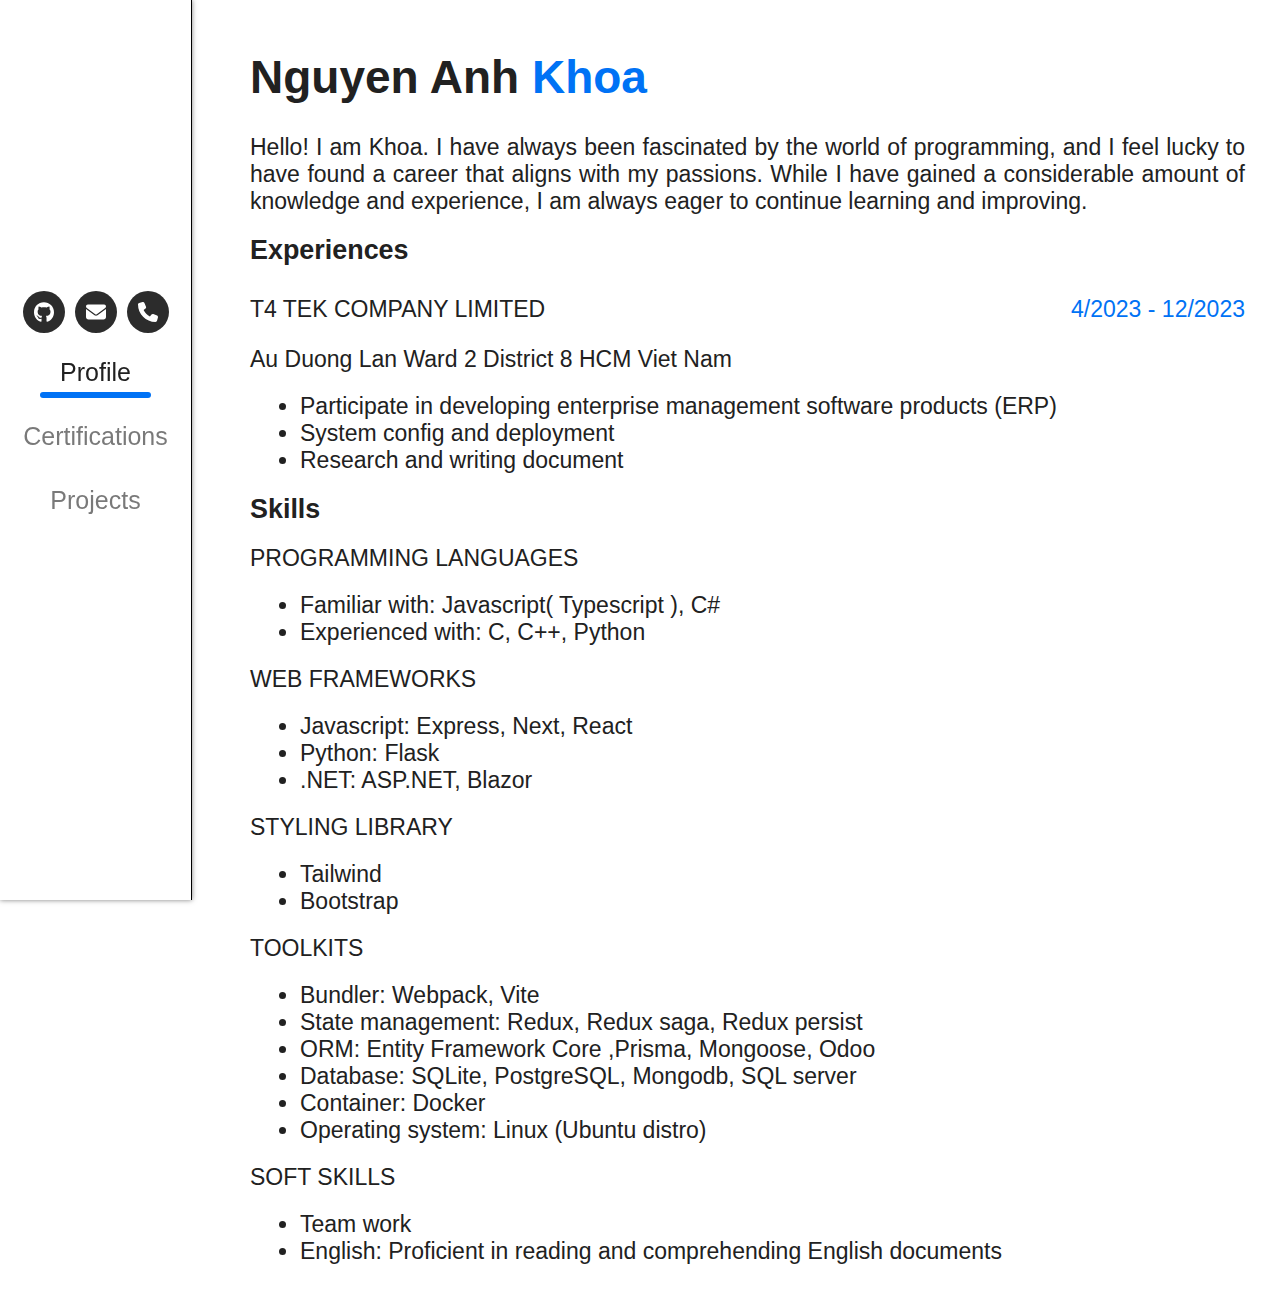
<file: index.html>
<!DOCTYPE html>
<html lang="en">
    <head>
        <meta charset="UTF-8" />
        <meta name="viewport" content="width=device-width, initial-scale=1.0" />
        <title>Nguyễn Anh Khoa</title>
        <link
            rel="icon"
            href="./static/img/blacksheep-rm.png"
            type="image/x-icon"
        />
        <link
            rel="stylesheet"
            href="https://cdnjs.cloudflare.com/ajax/libs/font-awesome/6.4.2/css/all.css"
        />
        <link href="./static/portfolio.css" rel="stylesheet" />
    </head>

    <body>
        <div class="tabs">
            <!-- avatar -->
            <!-- <img class="avatar" src="./static/img/avatar.png"> -->
            <!-- card icons -->
            <div class="card">
                <a
                    target="_blank"
                    class="socialContainer container"
                    href="https://github.com/Chumr26"
                >
                    <svg
                        class="socialSvg"
                        xmlns="http://www.w3.org/2000/svg"
                        viewBox="0 0 496 512"
                    >
                        <path
                            d="M165.9 397.4c0 2-2.3 3.6-5.2 3.6-3.3.3-5.6-1.3-5.6-3.6 0-2 2.3-3.6 5.2-3.6 3-.3 5.6 1.3 5.6 3.6zm-31.1-4.5c-.7 2 1.3 4.3 4.3 4.9 2.6 1 5.6 0 6.2-2s-1.3-4.3-4.3-5.2c-2.6-.7-5.5.3-6.2 2.3zm44.2-1.7c-2.9.7-4.9 2.6-4.6 4.9.3 2 2.9 3.3 5.9 2.6 2.9-.7 4.9-2.6 4.6-4.6-.3-1.9-3-3.2-5.9-2.9zM244.8 8C106.1 8 0 113.3 0 252c0 110.9 69.8 205.8 169.5 239.2 12.8 2.3 17.3-5.6 17.3-12.1 0-6.2-.3-40.4-.3-61.4 0 0-70 15-84.7-29.8 0 0-11.4-29.1-27.8-36.6 0 0-22.9-15.7 1.6-15.4 0 0 24.9 2 38.6 25.8 21.9 38.6 58.6 27.5 72.9 20.9 2.3-16 8.8-27.1 16-33.7-55.9-6.2-112.3-14.3-112.3-110.5 0-27.5 7.6-41.3 23.6-58.9-2.6-6.5-11.1-33.3 2.6-67.9 20.9-6.5 69 27 69 27 20-5.6 41.5-8.5 62.8-8.5s42.8 2.9 62.8 8.5c0 0 48.1-33.6 69-27 13.7 34.7 5.2 61.4 2.6 67.9 16 17.7 25.8 31.5 25.8 58.9 0 96.5-58.9 104.2-114.8 110.5 9.2 7.9 17 22.9 17 46.4 0 33.7-.3 75.4-.3 83.6 0 6.5 4.6 14.4 17.3 12.1C428.2 457.8 496 362.9 496 252 496 113.3 383.5 8 244.8 8zM97.2 352.9c-1.3 1-1 3.3.7 5.2 1.6 1.6 3.9 2.3 5.2 1 1.3-1 1-3.3-.7-5.2-1.6-1.6-3.9-2.3-5.2-1zm-10.8-8.1c-.7 1.3.3 2.9 2.3 3.9 1.6 1 3.6.7 4.3-.7.7-1.3-.3-2.9-2.3-3.9-2-.6-3.6-.3-4.3.7zm32.4 35.6c-1.6 1.3-1 4.3 1.3 6.2 2.3 2.3 5.2 2.6 6.5 1 1.3-1.3.7-4.3-1.3-6.2-2.2-2.3-5.2-2.6-6.5-1zm-11.4-14.7c-1.6 1-1.6 3.6 0 5.9 1.6 2.3 4.3 3.3 5.6 2.3 1.6-1.3 1.6-3.9 0-6.2-1.4-2.3-4-3.3-5.6-2z"
                        />
                    </svg>
                </a>
                <a
                    target="_blank"
                    class="socialContainer container"
                    href="mailto:nguyenanhkhoa26092002@gmail.com"
                >
                    <svg
                        class="socialSvg"
                        xmlns="http://www.w3.org/2000/svg"
                        viewBox="0 0 512 512"
                    >
                        <path
                            d="M48 64C21.5 64 0 85.5 0 112c0 15.1 7.1 29.3 19.2 38.4L236.8 313.6c11.4 8.5 27 8.5 38.4 0L492.8 150.4c12.1-9.1 19.2-23.3 19.2-38.4c0-26.5-21.5-48-48-48H48zM0 176V384c0 35.3 28.7 64 64 64H448c35.3 0 64-28.7 64-64V176L294.4 339.2c-22.8 17.1-54 17.1-76.8 0L0 176z"
                        />
                    </svg>
                </a>
                <a
                    target="_blank"
                    class="socialContainer container"
                    href="tel:0359090159"
                >
                    <svg
                        class="socialSvg"
                        xmlns="http://www.w3.org/2000/svg"
                        viewBox="0 0 512 512"
                    >
                        <path
                            d="M164.9 24.6c-7.7-18.6-28-28.5-47.4-23.2l-88 24C12.1 30.2 0 46 0 64C0 311.4 200.6 512 448 512c18 0 33.8-12.1 38.6-29.5l24-88c5.3-19.4-4.6-39.7-23.2-47.4l-96-40c-16.3-6.8-35.2-2.1-46.3 11.6L304.7 368C234.3 334.7 177.3 277.7 144 207.3L193.3 167c13.7-11.2 18.4-30 11.6-46.3l-40-96z"
                        />
                    </svg>
                </a>
            </div>
            <!--  -->
            <div class="line"></div>
            <div class="tab-item active">Profile</div>
            <div class="tab-item">Certifications</div>
            <div class="tab-item">Projects</div>
        </div>
        <!-- arrow -->
        <div class="arrow-div">
            <label class="container-arrow">
                <input checked="checked" type="checkbox" />
                <svg
                    viewBox="0 0 512 512"
                    height="1em"
                    xmlns="http://www.w3.org/2000/svg"
                    class="chevron-down"
                >
                    <path
                        d="M233.4 406.6c12.5 12.5 32.8 12.5 45.3 0l192-192c12.5-12.5 12.5-32.8 0-45.3s-32.8-12.5-45.3 0L256 338.7 86.6 169.4c-12.5-12.5-32.8-12.5-45.3 0s-12.5 32.8 0 45.3l192 192z"
                    ></path>
                </svg>
            </label>
        </div>
        <!--  -->
        <div class="tab-content">
            <div class="tab-pane active">
                <h1>Nguyen Anh <span>Khoa</span></h1>
                <p class="intro">
                    Hello! I am Khoa. I have always been fascinated by the world
                    of programming, and I feel lucky to have found a career that
                    aligns with my passions. While I have gained a considerable
                    amount of knowledge and experience, I am always eager to
                    continue learning and improving.
                </p>
                <div class="experiences">
                    <h3>Experiences</h3>
                    <div class="timestamp">
                        <div>T4 TEK COMPANY LIMITED</div>
                        <div class="time">4/2023 - 12/2023</div>
                    </div>
                    <p>Au Duong Lan Ward 2 District 8 HCM Viet Nam</p>
                    <ul>
                        <li>
                            Participate in developing enterprise management
                            software products (ERP)
                        </li>
                        <li>System config and deployment</li>
                        <li>Research and writing document</li>
                    </ul>
                </div>
                <div class="skills">
                    <h3>Skills</h3>
                    <p>PROGRAMMING LANGUAGES</p>
                    <ul>
                        <li>Familiar with: Javascript( Typescript ), C#</li>
                        <li>Experienced with: C, C++, Python</li>
                    </ul>
                    <p>WEB FRAMEWORKS</p>
                    <ul>
                        <li>Javascript: Express, Next, React</li>
                        <li>Python: Flask</li>
                        <li>.NET: ASP.NET, Blazor</li>
                    </ul>
                    <p>STYLING LIBRARY</p>
                    <ul>
                        <li>Tailwind</li>
                        <li>Bootstrap</li>
                    </ul>
                    <p>TOOLKITS</p>
                    <ul>
                        <li>Bundler: Webpack, Vite</li>
                        <li>
                            State management: Redux, Redux saga, Redux persist
                        </li>
                        <li>
                            ORM: Entity Framework Core ,Prisma, Mongoose, Odoo
                        </li>
                        <li>
                            Database: SQLite, PostgreSQL, Mongodb, SQL server
                        </li>
                        <li>Container: Docker</li>
                        <li>Operating system: Linux (Ubuntu distro)</li>
                    </ul>
                    <p>SOFT SKILLS</p>
                    <ul>
                        <li>Team work</li>
                        <li>
                            English: Proficient in reading and comprehending
                            English documents
                        </li>
                    </ul>
                </div>
            </div>
            <div class="tab-pane tb-certifications">
                <h1>CERTIFICATIONS</h1>
                <div>
                    <div class="timestamp">
                        <h3>Foundational C# with Microsoft</h3>
                        <div class="time">6/2023 - 8/2023</div>
                    </div>
                    <p>
                        This course offers a comprehensive introduction to C# programming, covering its core concepts, syntax, and practical application in software development.Through hands-on exercises and projects, you will learn the fundamentals of C#, including variables, data types, control structures, and object-oriented programming principles.
                    </p>
                    <div class="degree-img">
                        <img
                            alt="Microsoft Certificate"
                            src="./static/img/Microsoft.png"
                        />
                    </div>
                    <div class="degree-btn">
                        <button type="button"><span>View</span></button>
                    </div>
                </div>
                <div>
                    <div class="timestamp python">
                        <h3>CS50's Introduction to Programming with Python</h3>
                        <div class="time">3/2023 - 4/2023</div>
                    </div>
                    <p>
                        An introduction to programming language Python. Learn
                        how to handle exceptions, find and fix bugs, and write
                        unit tests; use third-party libraries; validate and
                        extract data with regular expressions; model real-world
                        entities with classes, objects, methods, and properties;
                        and read and write files. Hands-on opportunities for
                        lots of practice. Exercises inspired by real-world
                        programming problems.
                    </p>
                    <div class="degree-img">
                        <img
                            alt="CS50P Certificate"
                            src="./static/img/CS50P.png"
                        />
                    </div>
                    <div class="degree-btn">
                        <button type="button"><span>View</span></button>
                    </div>
                </div>
                <div>
                    <div class="timestamp">
                        <h3>CS50: Introduction to Computer Science</h3>
                        <div class="time">12/2022 - 4/2023</div>
                    </div>
                    <p>
                        This is CS50x , Harvard University's online course
                        introduction to the intellectual enterprises of computer
                        science and the art of programming for majors and
                        non-majors alike, with or without prior programming
                        experience. An entry-level course taught by David J.
                        Malan, CS50x teaches students how to think
                        algorithmically and solve problems efficiently. Topics
                        include abstraction, algorithms, data structures,
                        encapsulation, resource management, security, software
                        engineering, and web development. Languages include C,
                        Python, SQL, and JavaScript plus CSS and HTML. Problem
                        sets inspired by real-world domains of biology,
                        cryptography, finance, forensics, and gaming. The
                        on-campus version of CS50x , CS50, is Harvard's largest
                        course.
                    </p>
                    <div class="degree-img">
                        <img
                            alt="CS50X Certificate"
                            src="./static/img/CS50x.png"
                        />
                    </div>
                    <div class="degree-btn">
                        <button type="button"><span>View</span></button>
                    </div>
                </div>
            </div>
            <div class="tab-pane">
                <h1>PROJECTS</h1>
                <div>
                    <div class="timestamp">
                        <h3>SPOTIFY CLONE</h3>
                        <div class="time">10/2023 - 11/2023</div>
                    </div>
                    <p>A Full Stack Spotify Clone</p>
                    <div class="description">
                        <div>
                            <p>Key Features:</p>
                            <ul>
                                <li>Play song audio</li>
                                <li>Song and image upload</li>
                                <li>Full responsiveness for all devices</li>
                                <li>Social authentication integration</li>
                                <li>Favorites system</li>
                                <li>Playlists / Liked songs system</li>
                            </ul>
                        </div>
                        <div>
                            <p>Technical description:</p>
                            <ul>
                                <li>Framework: Nextjs</li>
                                <li>Javascript library: Reactjs</li>
                                <li>Style library: Tailwind</li>
                                <li>Database: Supabase(PostgreSQL)</li>
                                <li>Deploy platform: Vercel</li>
                            </ul>
                        </div>
                    </div>
                    <div class="link-icon">
                        <a
                            target="_blank"
                            href="https://github.com/Chumr26/spotify_clone"
                        >
                            <i class="fa-brands fa-github"></i>
                        </a>
                        <a
                            target="_blank"
                            href="https://spotify-clone-cuchum.vercel.app/"
                        >
                            <i class="fa-solid fa-earth-americas"></i>
                        </a>
                    </div>
                    <div class="spotify-review">
                        <img
                            class="spotify-desktop-view"
                            src="./static/img/spotify_desktop_view.png"
                            alt="Spotify destop view"
                        />
                        <img
                            src="./static/img/spotify_mobile_view.png"
                            class="spotify-mobile-view"
                            alt="Spotify mobile view"
                        />
                    </div>
                </div>
                <div>
                    <div class="timestamp">
                        <h3>NETLIX CLONE</h3>
                        <div class="time">11/2023</div>
                    </div>
                    <p>A Full Stack Netflix Clone</p>
                    <div>
                        <div>
                            <p>- Technical description</p>
                            <div class="description">
                                <ul>
                                    <li>Framework: Nextjs</li>
                                    <li>Javascript library: Reactjs</li>
                                    <li>Style library: Tailwind</li>
                                </ul>
                                <ul>
                                    <li>Database: Mongodb</li>
                                    <li>ORM: Prisma</li>
                                    <li>Deploy platform: Vercel</li>
                                </ul>
                            </div>
                        </div>
                    </div>
                    <div class="link-icon">
                        <a
                            target="_blank"
                            href="https://github.com/Chumr26/netflix_clone"
                        >
                            <i class="fa-brands fa-github"></i>
                        </a>
                        <a
                            target="_blank"
                            href="https://netflix-clone-of-cuchum.vercel.app/"
                        >
                            <i class="fa-solid fa-earth-americas"></i>
                        </a>
                    </div>
                    <div class="project-images">
                        <img
                            src="./static/img/netflix_login_page.png"
                            alt="Login page"
                        />
                        <img
                            src="./static/img/netflix_home_page.png"
                            alt="Home page"
                        />
                    </div>
                </div>
                <div>
                    <div class="timestamp">
                        <h3>Blogs</h3>
                        <div class="time">1/2024</div>
                    </div>
                    <p>
                        I build this website in the journey learning Flux model
                        and Redux.
                    </p>
                    <div>
                        <div>
                            <p>- Technical description</p>
                            <div class="description">
                                <ul>
                                    <i>Client side</i>
                                    <li>Bundler: Vite</li>
                                    <li>Javascript library: Reactjs</li>
                                    <li>UI Library: Ant Design</li>
                                    <li>
                                        State management: Redux, Redux-Saga,
                                        Redux-Persist
                                    </li>
                                </ul>
                                <ul>
                                    <i>Server side</i>
                                    <li>Database: Mongodb</li>
                                    <li>ORM: Prisma</li>
                                    <li>Server: Express</li>
                                    <li>Deploy platform: Vercel</li>
                                </ul>
                            </div>
                        </div>
                    </div>
                    <div class="link-icon">
                        <a
                            target="_blank"
                            href="https://github.com/Chumr26/blogs_fontend"
                        >
                            <i class="fa-brands fa-github"></i>
                        </a>
                        <a
                            target="_blank"
                            href="https://github.com/Chumr26/blog_backend"
                        >
                            <i class="fa-brands fa-github"></i>
                        </a>
                        <a
                            target="_blank"
                            href="https://blogs-fontend-of-cuchum.vercel.app/"
                        >
                            <i class="fa-solid fa-earth-americas"></i>
                        </a>
                    </div>
                    <div class="blog-preview">
                        <img
                            src="./static/img/blogs_preview.png"
                            alt="blogs preview"
                        />
                    </div>
                </div>
                <div>
                    <div class="timestamp">
                        <h3>YOUTUBE to MP3 CONVERTER</h3>
                        <div class="time">9/2023 - 10/2023</div>
                    </div>
                    <p>
                        This is web tool converter in order to let user convert
                        youtube link into downloadable mp3 file.
                    </p>
                    <div class="link-icon">
                        <a
                            target="_blank"
                            href="https://github.com/Chumr26/y2m"
                        >
                            <i class="fa-brands fa-github"></i>
                        </a>
                        <a target="_blank" href="https://chumr26.github.io/y2m">
                            <i class="fa-solid fa-earth-americas"></i>
                        </a>
                    </div>
                    <div class="project-images">
                        <img
                            id="y2m"
                            src="./static/img/y2m.png"
                            alt="Y2M Tool"
                        />
                    </div>
                </div>
                <div>
                    <div class="timestamp">
                        <h3>MUSIC PLAYER</h3>
                        <div class="time">8/2023 - 9/2023</div>
                    </div>
                    <p>
                        This project represents my passion for music and
                        technology, bringing together the joy of music and the
                        power of software. It is build from pure HTML, CSS and
                        JS. Below, there is a link to that page, you are welcome
                        to visit.
                    </p>
                    <div class="link-icon">
                        <a
                            target="_blank"
                            href="https://github.com/Chumr26/music_player"
                        >
                            <i class="fa-brands fa-github"></i>
                        </a>
                        <a
                            target="_blank"
                            href="https://chumr26.github.io/music_player"
                        >
                            <i class="fa-solid fa-earth-americas"></i>
                        </a>
                    </div>
                    <div class="project-images">
                        <img
                            id="music-player"
                            src="./static/img/music_player.png"
                            alt="Music Player"
                        />
                    </div>
                </div>
                <div>
                    <div class="timestamp">
                        <h3>TODOS LIST</h3>
                        <div class="time">8/2023 - 9/2023</div>
                    </div>
                    <p>
                        This is a todo app build with pure html, css,
                        javascript, there are links to live app and source code
                        on github.
                    </p>
                    <div class="link-icon">
                        <a
                            target="_blank"
                            href="https://github.com/Chumr26/todos_app"
                        >
                            <i class="fa-brands fa-github"></i>
                        </a>
                        <a
                            target="_blank"
                            href="https://chumr26.github.io/todos_app"
                        >
                            <i class="fa-solid fa-earth-americas"></i>
                        </a>
                    </div>
                    <div class="project-images">
                        <img
                            id="todos"
                            src="./static/img/todos.png"
                            alt="Music Player"
                        />
                    </div>
                </div>
            </div>
        </div>
        <script src="./portfolio.js"></script>
    </body>
</html>
</file>
<file: static/portfolio.css>
:root {
    --background-color: #fff;
    --decord-color: #0072f5;
    --text-color: #333;
    --heading-color: #212121;
}

@media (prefers-color-scheme: dark) {
    :root {
        --background-color: #212121;
        --decord-color: #0072f5;
        --text-color: #ffffffa6;
        --heading-color: #fff;
    }

    .tabs {
        color: #fff;
    }

    .socialContainer {
        background-color: #fff !important;
    }

    .container:hover {
        background-color: var(--decord-color) !important;
    }

    .socialSvg path {
        fill: rgb(0, 0, 0) !important;
    }

    button {
        color: black !important;
    }
}

@media (prefers-color-scheme: light) {
    .tabs {
        color: var(--heading-color);
    }

    .socialContainer {
        background-color: var(--heading-color);
    }

    button {
        color: var(--background-color) !important;
    }

    button::before {
        background: var(--heading-color) !important;
    }
}

* {
    padding: 0;
    margin: 0;
    box-sizing: border-box;
}

.hidden {
    display: none !important;
}

body {
    font-family: "Poppins", sans-serif;
    display: flex;
    background-color: var(--background-color);
    color: var(--text-color);
}

.arrow-div {
    width: 30px;
    height: 30px;
    /* background-color: #000; */
    margin: 20px auto;
    display: none;
}

/* Projects tab */
.description {
    display: flex;
    justify-content: space-around;
}

/* arrow */
/*------ Settings ------*/
.container-arrow {
    --color: #a5a5b0;
    --size: 30px;
    display: flex;
    justify-content: center;
    align-items: center;
    position: relative;
    cursor: pointer;
    font-size: var(--size);
    user-select: none;
    fill: var(--color);
}

.container-arrow .chevron-down {
    position: absolute;
    animation: keyframes-return .5s;
}

/* ------ On check event ------ */
.container-arrow input:checked~.chevron-down {
    animation: keyframes-rotate .5s;
    transform: rotate(180deg);
}

/* ------ Hide the default checkbox ------ */
.container-arrow input {
    position: absolute;
    opacity: 0;
    cursor: pointer;
    height: 0;
    width: 0;
}

/* ------ Animation ------ */
@keyframes keyframes-rotate {
    0% {
        transform: rotate(0deg);
        opacity: 0;
    }

    100% {
        transform: rotate(-180deg);
    }
}

@keyframes keyframes-return {
    0% {
        transform: rotate(-180deg);
        opacity: 0;
    }

    100% {
        transform: rotate(0deg);
    }
}

/*  */

.avatar {
    width: 150px;
    height: 150px;
    border-radius: 50%;
    margin: 30%;
    box-shadow: 0 0 5px rgba(0, 0, 0, 0.5);
    /* border: solid 1px var(--decord-color); */
}

/* card icon */
.card {
    display: flex;
    margin-bottom: 10%;
    gap: 10px;
}

/* for all social containers*/
.socialContainer {
    width: 42px;
    height: 42px;
    border-radius: 50%;
    background-color: rgb(44, 44, 44);
    display: flex;
    align-items: center;
    justify-content: center;
    overflow: hidden;
    transition-duration: .3s;
    color: #fff;
}

.container:hover {
    background-color: var(--decord-color);
    transition-duration: .3s;
}

.socialContainer:active {
    transform: scale(0.9);
    transition-duration: .3s;
}

.socialSvg {
    width: 20px;
}

.socialSvg path {
    fill: rgb(255, 255, 255);
}

.socialContainer:hover .socialSvg {
    animation: slide-in-top 0.3s both;
}

@keyframes slide-in-top {
    0% {
        transform: translateY(-100px);
        opacity: 0;
    }

    100% {
        transform: translateY(0);
        opacity: 1;
    }
}

/* ẩn thanh scroll */
body::-webkit-scrollbar {
    width: 0px;
}

/*  */

.tabs {
    width: 15%;
    height: 100vh;
    border-right: solid black 1px;
    box-shadow: 0 0 5px rgba(0, 0, 0, 0.5);
    position: fixed;
    display: flex;
    flex-direction: column;
    align-items: center;
    justify-content: center;
    padding-bottom: 5%;
}

.tab-content {
    margin: 50px 35px 20px 250px;
    font-size: 23px;
}

.tab-item {
    min-width: 80px;
    padding: 5px 20px 5px 20px;
    margin-bottom: 20px;
    font-size: 25px;
    border-radius: 10px;
    border-bottom: 5px solid transparent;
    opacity: 0.6;
    cursor: pointer;
    transition: all 0.5s ease;
}

.tab-item:hover {
    opacity: 1;
    background-color: rgba(0, 114, 245, 0.1);
    border-color: rgba(0, 114, 245, 0.2);
}

.tab-item.active {
    opacity: 1;
}

.tabs .line {
    position: absolute;
    left: 0px;
    /*offsetLeft*/
    top: 50%;
    /*offsetTop + offsetheight - border*/
    width: 0px;
    /* client width*/
    height: 6px;
    border-radius: 15px;
    background-color: var(--decord-color);
    transition: all 0.2s ease;
}

.tab-content {
    display: block;
}

.tab-pane {
    color: var(--heading-color);
    display: none;
}

.tab-pane h1 {
    margin-bottom: 30px;
}

.tab-pane.active {
    display: block;
}

.tab-pane p {
    margin-top: 20px;
    margin-bottom: 20px;
}

.timestamp {
    display: flex;
    justify-content: space-between;
    height: 30px;
}

ul {
    margin-left: 50px;
    margin-bottom: 20px;
}

/* button show certification*/

button {
    outline: none;
    cursor: pointer;
    border: none;
    padding: 0.9rem 2rem;
    margin: 0;
    font-family: inherit;
    font-size: inherit;
    position: relative;
    display: inline-block;
    letter-spacing: 0.05rem;
    font-weight: 700;
    font-size: 17px;
    border-radius: 500px;
    overflow: hidden;
    background: var(--decord-color);
    color: ghostwhite;
}

button span {
    position: relative;
    z-index: 10;
    transition: color 0.4s;
}

button:hover span {
    color: var(--heading-color);
}

button::before,
button::after {
    position: absolute;
    top: 0;
    left: 0;
    width: 100%;
    height: 100%;
    z-index: 0;
}

button::before {
    content: "";
    background: #fff;
    width: 120%;
    left: -10%;
    transform: skew(30deg);
    transition: transform 0.4s cubic-bezier(0.3, 1, 0.8, 1);
}

button:hover::before {
    transform: translate3d(100%, 0, 0);
}

/* Certifications tab */

img {
    width: 100%;
    height: auto;
}

@keyframes img-slide-in-top {
    0% {
        transform: translateY(-15%);
        opacity: 0;
    }

    100% {
        transform: translateY(0);
        opacity: 1;
    }
}

.img-show {
    animation: img-slide-in-top 0.9s both;
}

.degree-img {
    display: none;
}

.degree-img-visible {
    display: block;
}

.degree-btn {
    display: flex;
    justify-content: center;
    margin-bottom: 30px;
}

/**/

.link-icon {
    display: flex;
    justify-content: center;
}

.link-icon i {
    margin-bottom: 20px;
    font-size: 200%;
    color: var(--heading-color);
    transition-duration: .3s;
}

.link-icon i:hover {
    color: var(--decord-color);
}

.link-icon i:active {
    transform: scale(0.9);
    transition-duration: .3s;
    opacity: 0.5;
}

.project-images {
    display: flex;
    justify-content: space-between;
    margin-bottom: 100px;
}

.project-images img {
    border-radius: 20px;
    width: 49%;
}

.spotify-review {
    display: flex;
    justify-content: space-around;
    margin-bottom: 100px;
}

.spotify-desktop-view {
    width: 60%;
    border-radius: 5px;
}

.spotify-mobile-view {
    height: 440px;
    width: auto;
    border-radius: 10px;
}

.blog-preview {
    margin: 0 auto;
    margin-bottom: 100px;
    width: 70%;
}

.blog-preview>img {
    border-radius: 10px;
}

#music-player {
    margin: 0 auto;
    width: 30%;
}

#y2m {
    margin: 0 auto;
    width: 90%;
}

#todos {
    margin: 0 auto;
}

a {
    text-decoration: none;
}

.link-icon>a+a {
    margin-left: 20px;
}

/* phông chữ và màu */

.tab-pane p {
    text-align: justify;
}

.experiences h3 {
    margin-bottom: 30px;
}

h1 span {
    color: var(--decord-color)
}

.time {
    color: var(--decord-color)
}

@media (max-width: 1250px) {
    body {
        display: block;
    }

    .tabs {
        width: 100%;
        height: 100%;
        padding-top: 30px;
        position: relative;
        border: none;
        box-shadow: none;
        animation: slide-in-top 0.5s both;
    }

    .timestamp.python {
        display: block;
        height: auto;
    }

    .avatar {
        display: none;
    }

    .tab-content {
        margin: 50px 30px
    }

    .tab-item,
    .card {
        margin: 10px 0;
    }

    .arrow-div {
        display: block;
    }

    .tb-certifications h1 {
        font-size: 37px;
    }

    .link-icon {
        margin-bottom: 20px;
    }

    .spotify-review {
        flex-direction: column;
        margin-bottom: 50px;
        row-gap: 20px;
    }

    .spotify-desktop-view {
        width: 100%;
    }

    .spotify-mobile-view {
        margin: 0 auto;
        height: 500px;
        width: fit-content;
    }
}

@media (max-width: 600px) {

    body {
        display: block;
    }

    .tabs {
        padding-top: 30px;
        width: 100%;
        height: 100%;
        position: relative;
        border: none;
        box-shadow: none;
        animation: slide-in-top 0.5s both;
    }

    .avatar {
        display: none;
    }

    .tab-content {
        margin: 50px 30px
    }

    .tab-item,
    .card {
        margin: 10px 0;
    }

    .arrow-div {
        display: block;
    }

    .timestamp {
        display: block;
        height: auto;
    }

    .tb-certifications h1 {
        font-size: 37px;
    }

    .link-icon {
        margin-bottom: 20px;
    }

    .description {
        display: flex;
        flex-direction: column;
    }

    .project-images {
        display: flex;
        flex-direction: column;
        justify-content: space-between;
        margin-bottom: 50px;
    }

    .project-images img {
        border-radius: 20px;
        width: 100%;
        margin-bottom: 10px;
    }

    .spotify-review {
        flex-direction: column;
        margin-bottom: 50px;
        row-gap: 20px;
    }

    .spotify-desktop-view {
        width: 100%;
    }

    .spotify-mobile-view {
        margin: 0 auto;
        height: 500px;
        width: fit-content;
    }

    .blog-preview {
        margin-bottom: 20px;
        width: auto;
    }

    .link-icon i {
        margin-bottom: 10px;
        font-size: 150%;
    }

    #y2m {
        width: 100%;
    }

    #music-player {
        width: 100%;
    }
}
</file>
